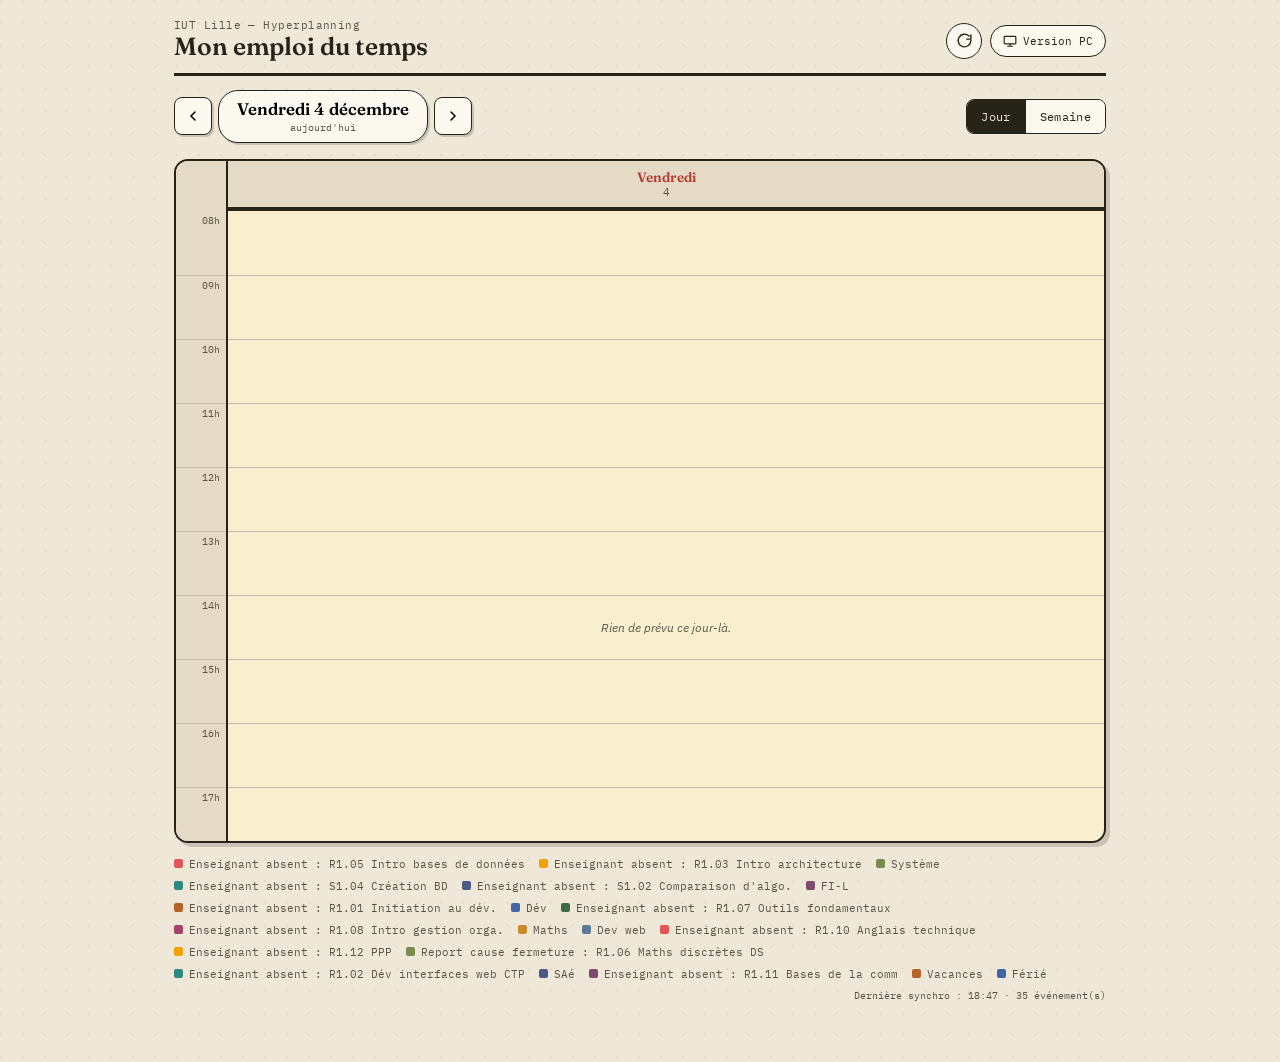
<file: index.html>
<!DOCTYPE html>
<html lang="fr">
<head>
<meta charset="UTF-8">
<meta name="viewport" content="width=device-width, initial-scale=1.0, maximum-scale=1.0, viewport-fit=cover">
<title>Mon emploi du temps</title>
<link rel="preconnect" href="https://fonts.googleapis.com">
<link href="https://fonts.googleapis.com/css2?family=Fraunces:ital,opsz,wght@0,9..144,500;0,9..144,600;0,9..144,700;1,9..144,500&family=IBM+Plex+Mono:wght@400;500;600&family=IBM+Plex+Sans:wght@400;500;600&display=swap" rel="stylesheet">
<link rel="stylesheet" href="styles.css?v=7">
</head>
<body>

<div class="wrap">
  <header class="top">
    <div class="brand">
      <span class="kicker">IUT Lille — Hyperplanning</span>
      <h1>Mon emploi du temps</h1>
    </div>
    <div class="top-actions">
      <button class="icon-btn" id="refreshBtn" title="Actualiser">
        <svg viewBox="0 0 24 24" fill="none" stroke="currentColor" stroke-width="2" stroke-linecap="round"><path d="M21 12a9 9 0 1 1-2.64-6.36"/><path d="M21 4v6h-6"/></svg>
      </button>
      <a class="device-btn" href="pc.html" title="Passer sur la version ordinateur">
        <svg viewBox="0 0 24 24" fill="none" stroke="currentColor" stroke-width="2" stroke-linecap="round" stroke-linejoin="round"><rect x="2" y="4" width="20" height="13" rx="1.5"/><path d="M8 21h8M12 17v4"/></svg>
        <span class="full">Version PC</span>
      </a>
    </div>
  </header>

  <div class="controls">
    <div class="nav-cluster">
      <button class="arrow-btn" id="prevBtn" aria-label="Précédent">
        <svg viewBox="0 0 24 24" fill="none" stroke="currentColor" stroke-width="2.2" stroke-linecap="round"><path d="M15 18l-6-6 6-6"/></svg>
      </button>
      <button class="date-pill" id="datePill">
        <span id="dateMain">—</span>
        <span class="sub" id="dateSub">chargement…</span>
      </button>
      <button class="arrow-btn" id="nextBtn" aria-label="Suivant">
        <svg viewBox="0 0 24 24" fill="none" stroke="currentColor" stroke-width="2.2" stroke-linecap="round"><path d="M9 18l6-6-6-6"/></svg>
      </button>
    </div>
    <div class="view-toggle">
      <button id="dayModeBtn" class="active">Jour</button>
      <button id="weekModeBtn">Semaine</button>
    </div>
  </div>

  <div id="statusPanel" class="panel" style="display:none;"></div>

  <div class="board" id="board" style="display:none;">
    <div class="grid-row">
      <div class="hour-rail" id="hourRail"></div>
      <div class="day-columns" id="colHeads" style="border-bottom:2px solid var(--ink);"></div>
    </div>
    <div class="board-scroll" id="boardScroll">
      <div class="grid-row" style="position:relative;">
        <div class="hour-rail" id="hourRailBody"></div>
        <div class="day-columns" id="dayColumns"></div>
      </div>
    </div>
  </div>

  <footer class="legend" id="legend"></footer>
  <div class="meta-line" id="metaLine"></div>
</div>

<div class="cal-pop" id="calPop">
  <div class="cal-box">
    <div class="cal-box-head">
      <button class="arrow-btn" id="calPrevMonth"><svg viewBox="0 0 24 24" fill="none" stroke="currentColor" stroke-width="2.2" stroke-linecap="round"><path d="M15 18l-6-6 6-6"/></svg></button>
      <span id="calMonthLabel">—</span>
      <button class="arrow-btn" id="calNextMonth"><svg viewBox="0 0 24 24" fill="none" stroke="currentColor" stroke-width="2.2" stroke-linecap="round"><path d="M9 18l6-6-6-6"/></svg></button>
    </div>
    <div class="cal-grid" id="calGrid"></div>
    <button class="cal-today-btn" id="calTodayBtn">Revenir à aujourd'hui</button>
  </div>
</div>

<script>
  window.EDT_CONFIG = { mode: "day", hourPx: 64, scrollHour: 8, keyboardNav: false };
  // Filet de sécurité : si rien ne s'est passé après 9s (script.js absent,
  // bloqué, ou erreur silencieuse), on affiche un message au lieu de rester
  // bloqué sur "chargement…".
  setTimeout(function(){
    var sp = document.getElementById("statusPanel");
    var board = document.getElementById("board");
    if (sp && board && sp.style.display !== "block" && board.style.display !== "block"){
      sp.style.display = "block";
      sp.innerHTML = "<strong>Le site ne répond pas</strong>script.js ne s'est pas exécuté correctement (fichier manquant à côté de index.html, bloqueur de script, ou erreur réseau). Ouvre la console du navigateur (F12 → Console) pour voir le détail de l'erreur.";
    }
  }, 9000);
</script>
<script src="script.js?v=7"></script>
</body>
</html>
</file>
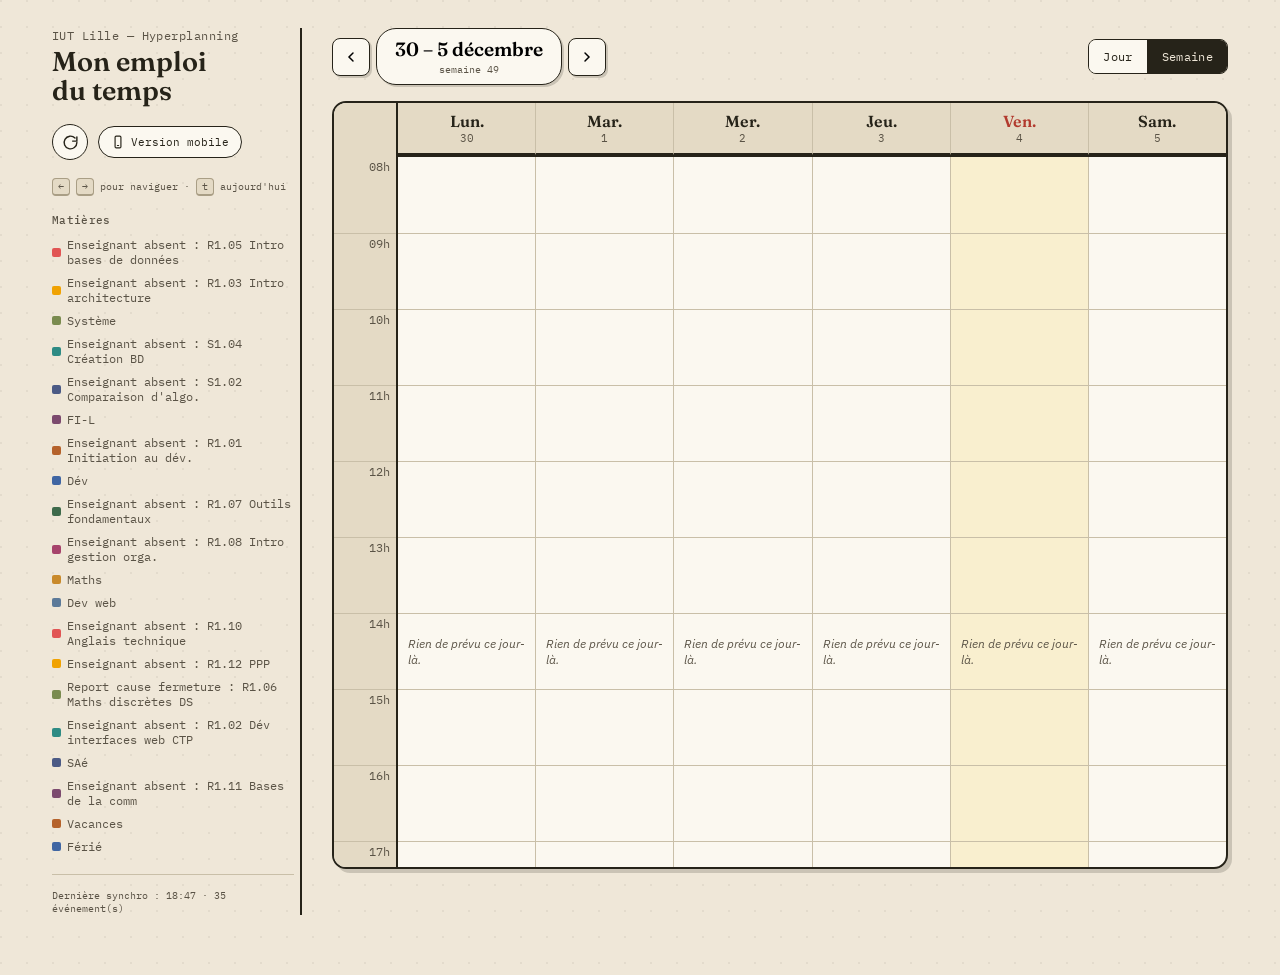
<file: pc.html>
<!DOCTYPE html>
<html lang="fr">
<head>
<meta charset="UTF-8">
<meta name="viewport" content="width=device-width, initial-scale=1.0">
<title>Mon emploi du temps — version ordinateur</title>
<link rel="preconnect" href="https://fonts.googleapis.com">
<link href="https://fonts.googleapis.com/css2?family=Fraunces:ital,opsz,wght@0,9..144,500;0,9..144,600;0,9..144,700;1,9..144,500&family=IBM+Plex+Mono:wght@400;500;600&family=IBM+Plex+Sans:wght@400;500;600&display=swap" rel="stylesheet">
<link rel="stylesheet" href="styles.css?v=7">
<link rel="stylesheet" href="desktop.css?v=7">
</head>
<body>

<div class="layout">
  <aside class="sidebar">
    <div class="brand">
      <span class="kicker">IUT Lille — Hyperplanning</span>
      <h1>Mon emploi<br>du temps</h1>
    </div>

    <div class="sidebar-row">
      <button class="icon-btn" id="refreshBtn" title="Actualiser">
        <svg viewBox="0 0 24 24" fill="none" stroke="currentColor" stroke-width="2" stroke-linecap="round"><path d="M21 12a9 9 0 1 1-2.64-6.36"/><path d="M21 4v6h-6"/></svg>
      </button>
      <a class="device-btn" href="index.html" title="Passer sur la version smartphone">
        <svg viewBox="0 0 24 24" fill="none" stroke="currentColor" stroke-width="2" stroke-linecap="round" stroke-linejoin="round"><rect x="7" y="2" width="10" height="20" rx="2"/><path d="M11 18h2"/></svg>
        <span>Version mobile</span>
      </a>
    </div>

    <div class="sidebar-row kbd-hint">
      <span><kbd>←</kbd> <kbd>→</kbd> pour naviguer · <kbd>t</kbd> aujourd'hui</span>
    </div>

    <div class="sidebar-section">
      <h2>Matières</h2>
      <div class="legend" id="legend"></div>
    </div>

    <div class="meta-line" id="metaLine"></div>
  </aside>

  <main class="main-col">
    <div class="controls">
      <div class="nav-cluster">
        <button class="arrow-btn" id="prevBtn" aria-label="Précédent">
          <svg viewBox="0 0 24 24" fill="none" stroke="currentColor" stroke-width="2.2" stroke-linecap="round"><path d="M15 18l-6-6 6-6"/></svg>
        </button>
        <button class="date-pill" id="datePill">
          <span id="dateMain">—</span>
          <span class="sub" id="dateSub">chargement…</span>
        </button>
        <button class="arrow-btn" id="nextBtn" aria-label="Suivant">
          <svg viewBox="0 0 24 24" fill="none" stroke="currentColor" stroke-width="2.2" stroke-linecap="round"><path d="M9 18l6-6-6-6"/></svg>
        </button>
      </div>
      <div class="view-toggle">
        <button id="dayModeBtn">Jour</button>
        <button id="weekModeBtn" class="active">Semaine</button>
      </div>
    </div>

    <div id="statusPanel" class="panel" style="display:none;"></div>

    <div class="board" id="board" style="display:none;">
      <div class="grid-row">
        <div class="hour-rail" id="hourRail"></div>
        <div class="day-columns" id="colHeads" style="border-bottom:2px solid var(--ink);"></div>
      </div>
      <div class="board-scroll" id="boardScroll">
        <div class="grid-row" style="position:relative;">
          <div class="hour-rail" id="hourRailBody"></div>
          <div class="day-columns" id="dayColumns"></div>
        </div>
      </div>
    </div>
  </main>
</div>

<div class="cal-pop" id="calPop">
  <div class="cal-box">
    <div class="cal-box-head">
      <button class="arrow-btn" id="calPrevMonth"><svg viewBox="0 0 24 24" fill="none" stroke="currentColor" stroke-width="2.2" stroke-linecap="round"><path d="M15 18l-6-6 6-6"/></svg></button>
      <span id="calMonthLabel">—</span>
      <button class="arrow-btn" id="calNextMonth"><svg viewBox="0 0 24 24" fill="none" stroke="currentColor" stroke-width="2.2" stroke-linecap="round"><path d="M9 18l6-6-6-6"/></svg></button>
    </div>
    <div class="cal-grid" id="calGrid"></div>
    <button class="cal-today-btn" id="calTodayBtn">Revenir à aujourd hui</button>
  </div>
</div>

<script>
  window.EDT_CONFIG = { mode: "week", hourPx: 76, scrollHour: 8, keyboardNav: true };
  setTimeout(function(){
    var sp = document.getElementById("statusPanel");
    var board = document.getElementById("board");
    if (sp && board && sp.style.display !== "block" && board.style.display !== "block"){
      sp.style.display = "block";
      sp.innerHTML = "<strong>Le site ne répond pas</strong>script.js ne s'est pas exécuté correctement (fichier manquant à côté de pc.html, bloqueur de script, ou erreur réseau). Ouvre la console du navigateur (F12 → Console) pour voir le détail de l'erreur.";
    }
  }, 9000);
</script>
<script src="script.js?v=7"></script>
</body>
</html>
</file>
<file: styles.css>
:root{
  --paper: #EFE7D8;
  --paper-dark: #E4DAC5;
  --ink: #262319;
  --ink-soft: #5A5346;
  --rule: #C9BFA8;
  --rule-strong: #A99E85;
  --marker-red: #B23A2E;
  --today-wash: #F5D67A;
  --card-bg: #FBF8F0;
  --shadow: rgba(38,35,25,.18);
}
*{box-sizing:border-box;}
html,body{margin:0;padding:0;}
body{
  background:var(--paper);
  background-image:
    radial-gradient(circle at 1px 1px, rgba(38,35,25,.06) 1px, transparent 0);
  background-size: 22px 22px;
  color:var(--ink);
  font-family:'IBM Plex Sans', sans-serif;
  min-height:100vh;
  -webkit-font-smoothing:antialiased;
}
.wrap{
  max-width:960px;
  margin:0 auto;
  padding:18px 14px 60px;
}

/* ---------- Header ---------- */
header.top{
  display:flex;
  align-items:flex-end;
  justify-content:space-between;
  gap:10px;
  padding-bottom:14px;
  border-bottom:3px solid var(--ink);
  margin-bottom:6px;
}
.brand{
  display:flex;
  flex-direction:column;
  gap:2px;
}
.brand .kicker{
  font-family:'IBM Plex Mono', monospace;
  font-size:.7rem;
  color:var(--ink-soft);
  letter-spacing:.04em;
}
.brand h1{
  font-family:'Fraunces', serif;
  font-weight:600;
  font-size:1.55rem;
  margin:0;
  line-height:1;
}
.top-actions{
  display:flex;
  align-items:center;
  gap:8px;
  flex-shrink:0;
}
.icon-btn{
  background:var(--card-bg);
  border:1.5px solid var(--ink);
  color:var(--ink);
  width:36px;height:36px;
  border-radius:50%;
  display:flex;align-items:center;justify-content:center;
  cursor:pointer;
  flex-shrink:0;
}
.icon-btn svg{width:17px;height:17px;transition:transform .5s ease;}
.icon-btn.spinning svg{animation:spin .7s linear infinite;}
@keyframes spin{to{transform:rotate(360deg);}}

.device-btn{
  display:flex;align-items:center;gap:6px;
  font-family:'IBM Plex Mono', monospace;
  font-size:.68rem;
  text-decoration:none;
  color:var(--ink);
  background:var(--card-bg);
  border:1.5px solid var(--ink);
  border-radius:18px;
  padding:8px 12px;
  white-space:nowrap;
}
.device-btn svg{width:14px;height:14px;flex-shrink:0;}

/* ---------- Controls row ---------- */
.controls{
  display:flex;
  align-items:center;
  justify-content:space-between;
  gap:10px;
  margin:14px 0 16px;
  flex-wrap:wrap;
}
.nav-cluster{
  display:flex;
  align-items:center;
  gap:6px;
}
.arrow-btn{
  background:var(--card-bg);
  border:1.5px solid var(--ink);
  width:38px;height:38px;
  border-radius:8px;
  display:flex;align-items:center;justify-content:center;
  cursor:pointer;
  box-shadow:2px 2px 0 var(--shadow);
}
.arrow-btn:active{transform:translate(1px,1px);box-shadow:1px 1px 0 var(--shadow);}
.arrow-btn svg{width:16px;height:16px;}

.date-pill{
  font-family:'Fraunces', serif;
  font-weight:600;
  font-size:1.05rem;
  background:var(--card-bg);
  border:1.5px solid var(--ink);
  border-radius:20px;
  padding:8px 18px;
  cursor:pointer;
  box-shadow:2px 2px 0 var(--shadow);
  white-space:nowrap;
  position:relative;
}
.date-pill .sub{
  display:block;
  font-family:'IBM Plex Mono', monospace;
  font-weight:400;
  font-size:.65rem;
  color:var(--ink-soft);
  margin-top:1px;
}

.view-toggle{
  display:flex;
  border:1.5px solid var(--ink);
  border-radius:8px;
  overflow:hidden;
}
.view-toggle button{
  font-family:'IBM Plex Mono', monospace;
  font-size:.72rem;
  letter-spacing:.03em;
  background:var(--card-bg);
  border:none;
  padding:9px 14px;
  cursor:pointer;
  color:var(--ink);
}
.view-toggle button+button{border-left:1.5px solid var(--ink);}
.view-toggle button.active{background:var(--ink);color:var(--paper);}

/* ---------- Calendar popover ---------- */
.cal-pop{
  position:fixed;
  inset:0;
  background:rgba(38,35,25,.35);
  display:none;
  align-items:flex-start;
  justify-content:center;
  z-index:50;
  padding-top:14vh;
}
.cal-pop.open{display:flex;}
.cal-box{
  background:var(--card-bg);
  border:2px solid var(--ink);
  border-radius:14px;
  padding:16px;
  width:290px;
  box-shadow:5px 5px 0 var(--shadow);
}
.cal-box-head{
  display:flex;align-items:center;justify-content:space-between;
  margin-bottom:10px;
}
.cal-box-head span{font-family:'Fraunces',serif;font-weight:600;font-size:1rem;text-transform:capitalize;}
.cal-box-head .arrow-btn{width:30px;height:30px;}
.cal-grid{display:grid;grid-template-columns:repeat(7,1fr);gap:3px;}
.cal-grid .dow{
  font-family:'IBM Plex Mono',monospace;
  font-size:.62rem;color:var(--ink-soft);text-align:center;padding-bottom:4px;
}
.cal-grid button{
  aspect-ratio:1;
  border:none;background:none;
  font-family:'IBM Plex Sans',sans-serif;
  font-size:.8rem;
  border-radius:50%;
  cursor:pointer;
  color:var(--ink);
}
.cal-grid button:hover{background:var(--paper-dark);}
.cal-grid button.muted{color:#c3bba7;}
.cal-grid button.is-today{border:1.5px solid var(--marker-red);}
.cal-grid button.is-selected{background:var(--ink);color:var(--paper);}
.cal-today-btn{
  margin-top:12px;width:100%;
  font-family:'IBM Plex Mono',monospace;
  font-size:.72rem;
  background:none;border:1.5px dashed var(--rule-strong);
  border-radius:8px;padding:8px;cursor:pointer;color:var(--ink-soft);
}

/* ---------- Status / error panels ---------- */
.panel{
  background:var(--card-bg);
  border:1.5px dashed var(--rule-strong);
  border-radius:12px;
  padding:22px;
  text-align:center;
  font-size:.9rem;
  color:var(--ink-soft);
}
.panel strong{color:var(--ink);display:block;font-family:'Fraunces',serif;font-size:1.1rem;margin-bottom:6px;}
.panel textarea{
  width:100%;min-height:110px;margin-top:12px;
  font-family:'IBM Plex Mono',monospace;font-size:.72rem;
  border:1px solid var(--rule-strong);border-radius:8px;padding:8px;
  background:#fff;
}
.panel .row-btns{display:flex;gap:8px;justify-content:center;margin-top:12px;flex-wrap:wrap;}
.btn{
  font-family:'IBM Plex Mono',monospace;font-size:.72rem;
  background:var(--ink);color:var(--paper);
  border:none;border-radius:8px;padding:9px 16px;cursor:pointer;
}
.btn.ghost{background:none;color:var(--ink);border:1.5px solid var(--ink);}

/* ---------- Grid / schedule ---------- */
.board{
  background:var(--card-bg);
  border:2px solid var(--ink);
  border-radius:14px;
  box-shadow:4px 4px 0 var(--shadow);
  overflow:hidden;
}
.board-scroll{
  max-height:70vh;
  overflow-y:auto;
  position:relative;
}
.grid-row{
  display:flex;
}
.hour-rail{
  width:52px;flex-shrink:0;
  border-right:2px solid var(--ink);
  background:var(--paper-dark);
}
.day-columns{
  flex:1;display:flex;position:relative;
}
.day-col{
  flex:1;position:relative;
  border-right:1px solid var(--rule);
  min-width:0;
}
.day-col:last-child{border-right:none;}
.day-col.is-today{background:rgba(245,214,122,.28);}

.hour-slot{
  border-top:1px solid var(--rule);
  position:relative;
}
.hour-rail .hour-slot{
  display:flex;align-items:flex-start;justify-content:flex-end;
  padding:2px 6px 0 0;
  font-family:'IBM Plex Mono',monospace;
  font-size:.65rem;
  color:var(--ink-soft);
}
.hour-rail .hour-slot:first-child{border-top:none;}
.day-col .hour-slot:first-child{border-top:none;}

.now-line{
  position:absolute;left:0;right:0;height:0;
  border-top:2px solid var(--marker-red);
  z-index:5;
}
.now-line::before{
  content:'';
  position:absolute;left:-4px;top:-4px;
  width:8px;height:8px;border-radius:50%;
  background:var(--marker-red);
}

.col-head{
  flex:1;
  padding:8px 6px;
  text-align:center;
  border-right:1px solid var(--rule);
  border-bottom:2px solid var(--ink);
  background:var(--paper-dark);
}
.col-head:last-child{border-right:none;}
.col-head .dname{
  font-family:'Fraunces',serif;font-weight:600;font-size:.85rem;
}
.col-head .dnum{
  font-family:'IBM Plex Mono',monospace;font-size:.68rem;color:var(--ink-soft);
}
.col-head.is-today .dname{color:var(--marker-red);}

.event{
  position:absolute;
  left:3px;right:3px;
  border-radius:7px;
  padding:5px 7px;
  overflow:hidden;
  cursor:default;
  border-left:4px solid rgba(0,0,0,.28);
  box-shadow:1.5px 1.5px 0 rgba(38,35,25,.15);
}
.event .t-time{
  font-family:'IBM Plex Mono',monospace;
  font-size:.62rem;
  opacity:.85;
  display:block;
}
.event .t-name{
  font-family:'IBM Plex Sans',sans-serif;
  font-weight:600;
  font-size:.74rem;
  line-height:1.15;
  display:block;
}
.event .t-room{
  font-family:'IBM Plex Mono',monospace;
  font-size:.66rem;
  font-weight:600;
  opacity:.9;
  display:block;
  white-space:nowrap;
  overflow:hidden;
  text-overflow:ellipsis;
}
.event.cancelled{
  background:repeating-linear-gradient(135deg, rgba(178,58,46,.14), rgba(178,58,46,.14) 6px, rgba(178,58,46,.05) 6px, rgba(178,58,46,.05) 12px);
  border-left-color:var(--marker-red);
}
.event .badge{
  display:inline-block;margin-top:2px;
  font-family:'IBM Plex Mono',monospace;font-size:.58rem;
  background:var(--marker-red);color:#fff;
  padding:1px 5px;border-radius:4px;
}
.event.tiny .t-room{display:inline;margin-left:4px;}
.event.tiny .t-time{display:inline;}

.empty-day{
  display:flex;align-items:center;justify-content:center;
  height:100%;color:var(--ink-soft);font-size:.78rem;font-style:italic;
  padding:30px 10px;
}

.legend{
  margin-top:14px;
  display:flex;flex-wrap:wrap;gap:8px 14px;
}
.legend-item{
  display:flex;align-items:center;gap:6px;
  font-family:'IBM Plex Mono',monospace;font-size:.66rem;color:var(--ink-soft);
}
.legend-dot{width:9px;height:9px;border-radius:2px;flex-shrink:0;}

.meta-line{
  font-family:'IBM Plex Mono', monospace;
  font-size:.62rem;
  color:var(--ink-soft);
  text-align:right;
  margin-top:8px;
}

@media (max-width:640px){
  .brand h1{font-size:1.25rem;}
  .board-scroll{max-height:65vh;}
  .hour-rail{width:40px;}
  .event .t-room{font-size:.6rem;}
  .col-head .dname{font-size:.72rem;}
  .device-btn span.full{display:none;}
}
</file>
<file: desktop.css>
body{ background-size: 26px 26px; }

.layout{
  max-width:1240px;
  margin:0 auto;
  padding:28px 32px 60px;
  display:grid;
  grid-template-columns:250px 1fr;
  gap:30px;
  align-items:start;
}

.sidebar{
  position:sticky;
  top:28px;
  display:flex;
  flex-direction:column;
  gap:20px;
  padding-right:6px;
  border-right:2px solid var(--ink);
}
.sidebar .brand{gap:4px;}
.sidebar .brand h1{font-size:1.7rem;line-height:1.05;}
.sidebar .brand .kicker{font-size:.72rem;}

.sidebar-row{display:flex;align-items:center;gap:10px;}

.sidebar-section h2{
  font-family:'IBM Plex Mono',monospace;
  font-size:.68rem;
  letter-spacing:.03em;
  color:var(--ink-soft);
  margin:0 0 10px;
  font-weight:500;
}
.sidebar-section .legend{
  flex-direction:column;
  gap:8px;
  margin-top:0;
}
.sidebar-section .legend-item{font-size:.72rem;}

.sidebar .meta-line{text-align:left;margin-top:auto;padding-top:14px;border-top:1px solid var(--rule);}

.main-col{min-width:0;}

.main-col .controls{margin-top:0;}

.board-scroll{max-height:calc(100vh - 190px);}

.hour-rail{width:64px;}
.hour-rail .hour-slot{font-size:.72rem;}

.event{transition:box-shadow .15s ease, transform .15s ease;}
.event:hover{
  box-shadow:3px 3px 0 rgba(38,35,25,.22);
  transform:translateY(-1px);
  z-index:6;
}
.event .t-name{font-size:.8rem;}
.event .t-time,.event .t-room{font-size:.68rem;}

.date-pill{font-size:1.2rem;}
.col-head .dname{font-size:1rem;}

.kbd-hint{
  font-family:'IBM Plex Mono',monospace;
  font-size:.62rem;
  color:var(--ink-soft);
  display:flex;
  align-items:center;
  gap:6px;
}
.kbd-hint kbd{
  border:1px solid var(--rule-strong);
  border-bottom-width:2px;
  border-radius:4px;
  padding:1px 5px;
  background:var(--paper-dark);
  font-family:inherit;
}

@media (max-width:900px){
  .layout{grid-template-columns:1fr;}
  .sidebar{
    position:static;
    border-right:none;
    border-bottom:2px solid var(--ink);
    padding-bottom:16px;
    flex-direction:row;
    flex-wrap:wrap;
    align-items:center;
    justify-content:space-between;
  }
  .sidebar-section{width:100%;}
}
</file>
